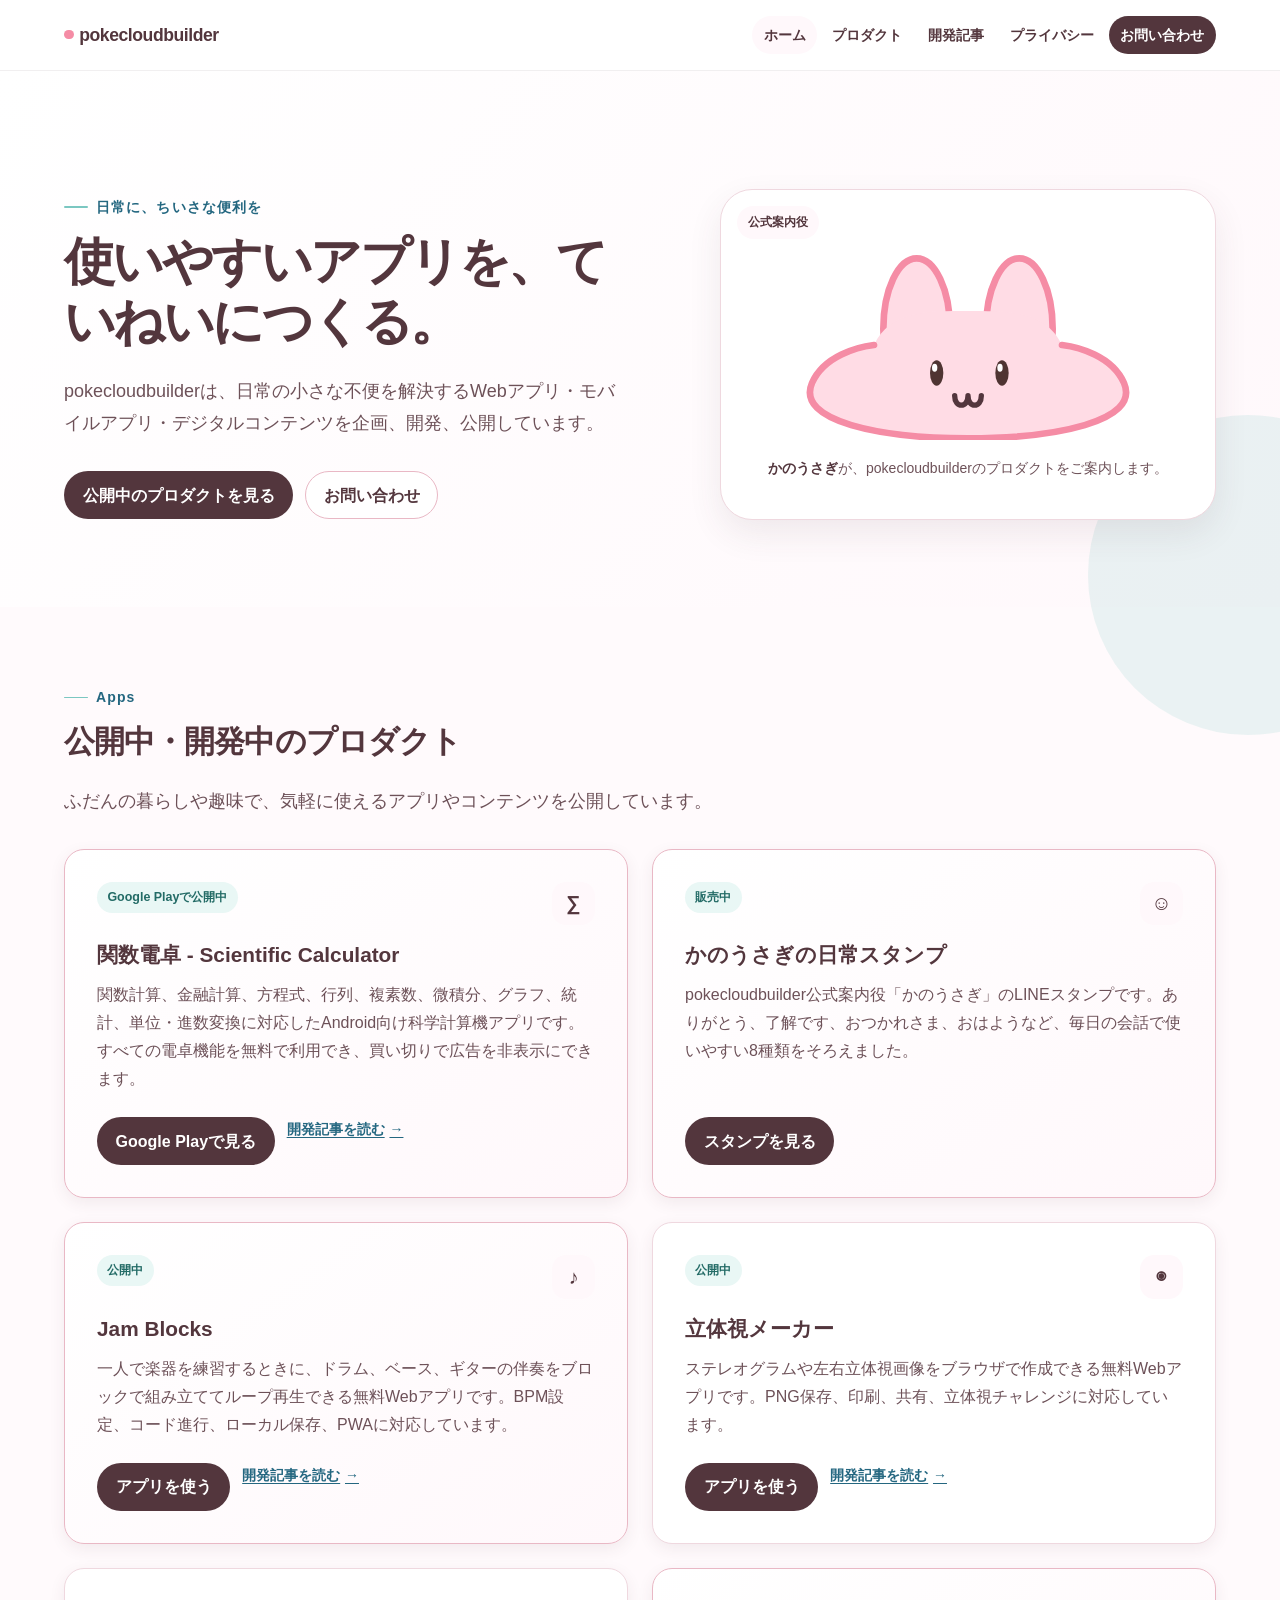
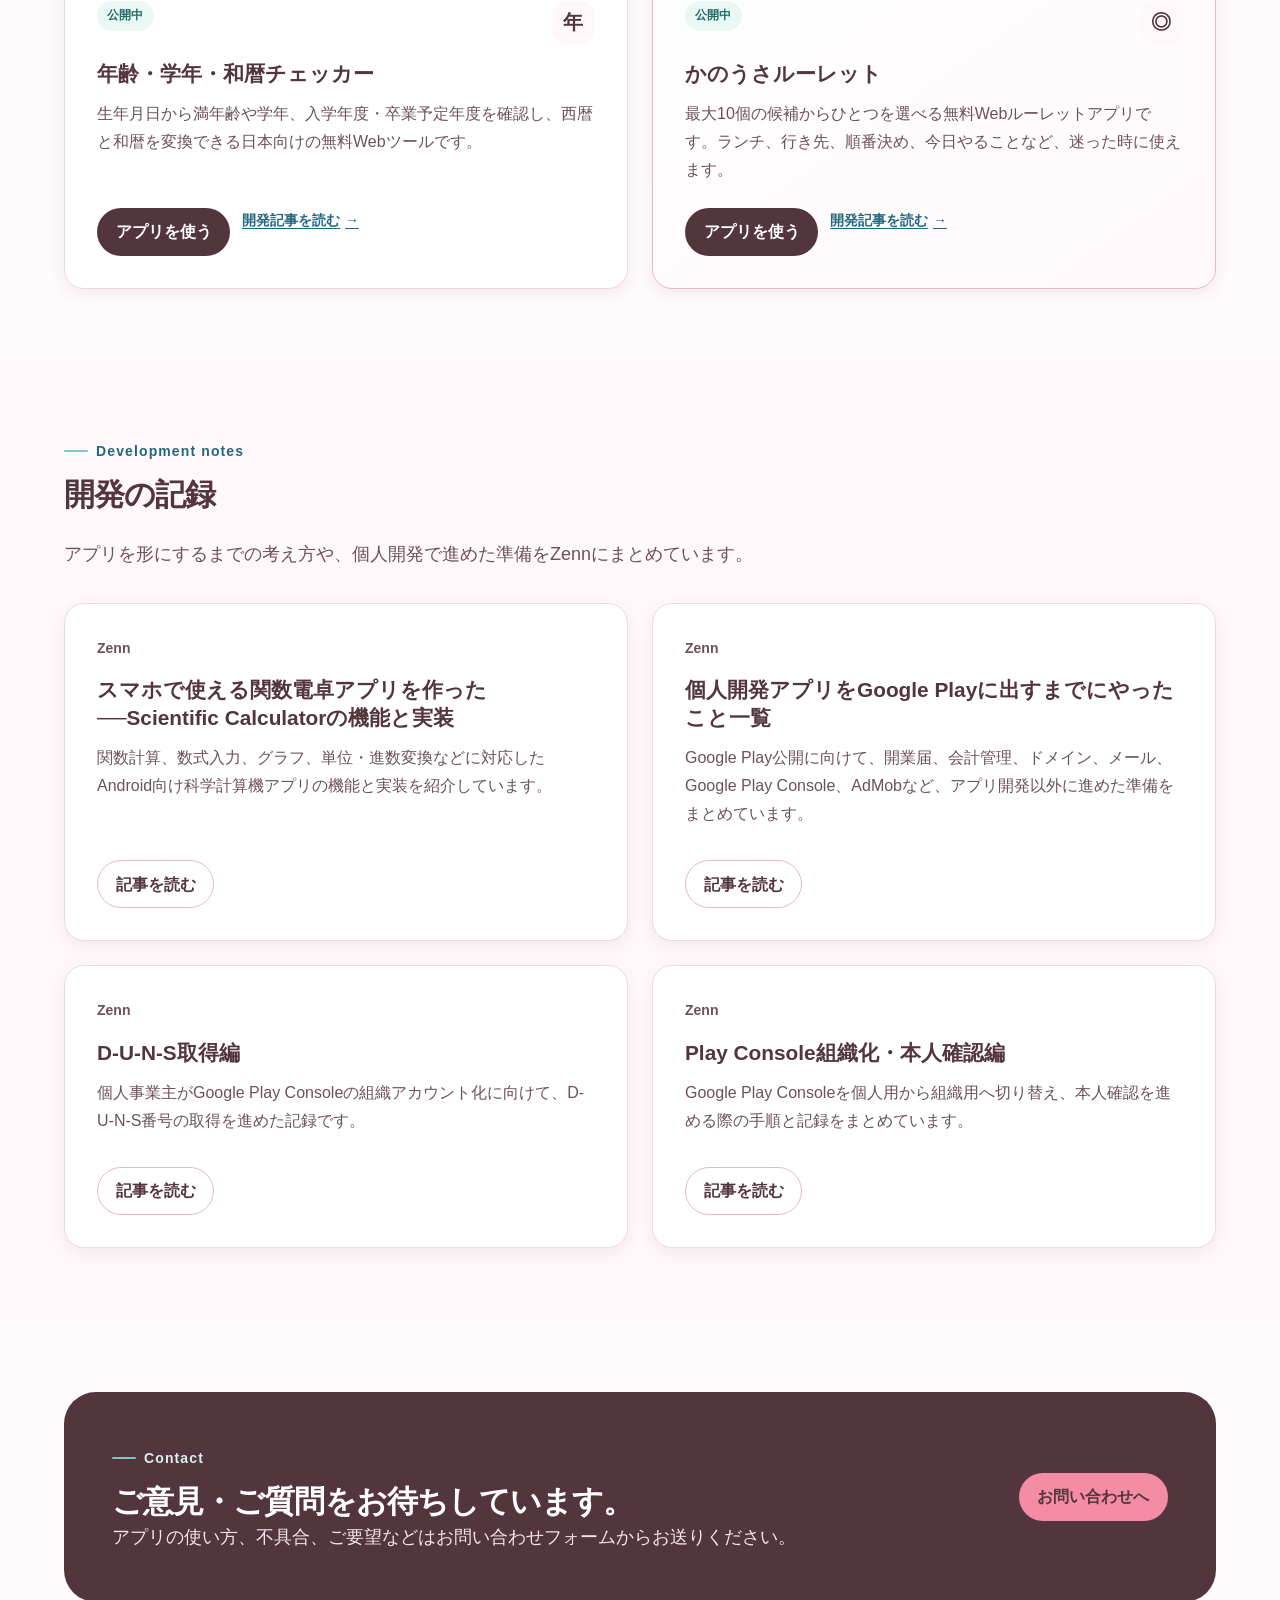
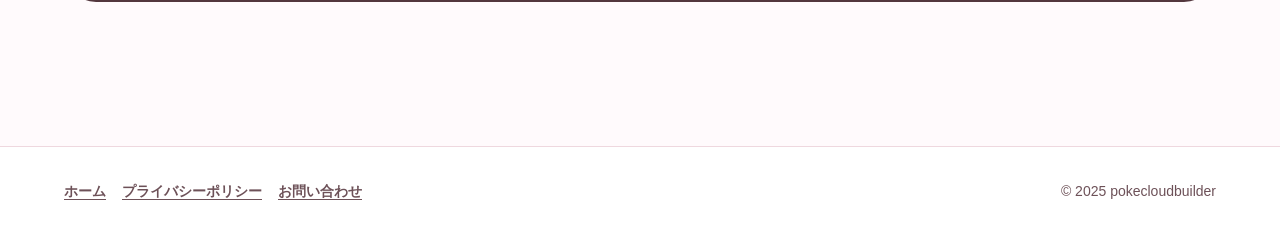
<file: index.html>
﻿<!DOCTYPE html>
<html lang="ja">
<head>
  <meta charset="UTF-8">
  <meta name="viewport" content="width=device-width, initial-scale=1.0">
  <!-- Google tag (gtag.js) -->
  <script async src="https://www.googletagmanager.com/gtag/js?id=G-C4QVSF5DY2"></script>
  <script>
    window.dataLayer = window.dataLayer || [];
    function gtag(){dataLayer.push(arguments);}
    gtag('js', new Date());

    gtag('config', 'G-C4QVSF5DY2');
  </script>
  <meta name="description" content="pokecloudbuilderは、日常の小さな不便を解決するWebアプリ・モバイルアプリ・デジタルコンテンツを企画・開発・公開しています。">
  <title>pokecloudbuilder | 日常に役立つアプリ・コンテンツ</title>
  <link rel="stylesheet" href="assets/site.css">
</head>
<body>
  <a class="skip-link" href="#main-content">本文へ移動</a>
  <header class="site-header">
    <div class="header-inner">
      <a class="brand" href="index.html" aria-label="pokecloudbuilder ホーム"><span class="brand-mark"></span>pokecloudbuilder</a>
      <nav class="site-nav" aria-label="主要メニュー">
        <a href="index.html" aria-current="page">ホーム</a>
        <a href="#products">プロダクト</a>
        <a href="#articles">開発記事</a>
        <a href="privacy-policy.html">プライバシー</a>
        <a class="nav-contact" href="contact.html">お問い合わせ</a>
      </nav>
    </div>
  </header>

  <main id="main-content">
    <section class="hero" aria-labelledby="hero-title">
      <div class="container hero-grid">
        <div class="hero-copy">
          <p class="eyebrow">日常に、ちいさな便利を</p>
          <h1 id="hero-title">使いやすいアプリを、ていねいにつくる。</h1>
          <p class="hero-text">pokecloudbuilderは、日常の小さな不便を解決するWebアプリ・モバイルアプリ・デジタルコンテンツを企画、開発、公開しています。</p>
          <div class="hero-actions">
            <a class="button button-primary" href="#products">公開中のプロダクトを見る</a>
            <a class="button button-secondary" href="contact.html">お問い合わせ</a>
          </div>
        </div>
        <aside class="hero-guide" aria-label="pokecloudbuilder公式案内役">
          <span class="guide-label">公式案内役</span>
          <img class="guide-image" src="assets/kanousagi.svg" width="624" height="284" alt="かのうさぎ">
          <p class="guide-caption"><strong>かのうさぎ</strong>が、pokecloudbuilderのプロダクトをご案内します。</p>
        </aside>
      </div>
    </section>

    <section id="products" class="section" aria-labelledby="products-title">
      <div class="container">
        <p class="eyebrow">Apps</p>
        <h2 id="products-title" class="section-heading">公開中・開発中のプロダクト</h2>
        <p class="section-lead">ふだんの暮らしや趣味で、気軽に使えるアプリやコンテンツを公開しています。</p>
        <div class="product-grid">
          <article class="product-card featured">
            <div class="product-top"><span class="status">Google Playで公開中</span><span class="product-symbol" aria-hidden="true">∑</span></div>
            <h3><a href="https://play.google.com/store/apps/details?id=com.pokecloudbuilder.scientificcalculator" target="_blank" rel="noopener">関数電卓 - Scientific Calculator</a></h3>
            <p>関数計算、金融計算、方程式、行列、複素数、微積分、グラフ、統計、単位・進数変換に対応したAndroid向け科学計算機アプリです。すべての電卓機能を無料で利用でき、買い切りで広告を非表示にできます。</p>
            <div class="card-actions"><a class="button button-primary" href="https://play.google.com/store/apps/details?id=com.pokecloudbuilder.scientificcalculator" target="_blank" rel="noopener">Google Playで見る</a><a class="text-link" href="https://zenn.dev/pokecloudlab/articles/scientific-calculator-features-and-implementation" target="_blank" rel="noopener">開発記事を読む</a></div>
          </article>

          <article class="product-card featured">
            <div class="product-top"><span class="status">販売中</span><span class="product-symbol" aria-hidden="true">☺</span></div>
            <h3><a href="https://line.me/S/sticker/36098630" target="_blank" rel="noopener">かのうさぎの日常スタンプ</a></h3>
            <p>pokecloudbuilder公式案内役「かのうさぎ」のLINEスタンプです。ありがとう、了解です、おつかれさま、おはようなど、毎日の会話で使いやすい8種類をそろえました。</p>
            <div class="card-actions"><a class="button button-primary" href="https://line.me/S/sticker/36098630" target="_blank" rel="noopener">スタンプを見る</a></div>
          </article>

          <article class="product-card featured">
            <div class="product-top"><span class="status">公開中</span><span class="product-symbol" aria-hidden="true">♪</span></div>
            <h3><a href="https://jam.pokecloudbuilder.com/" target="_blank" rel="noopener">Jam Blocks</a></h3>
            <p>一人で楽器を練習するときに、ドラム、ベース、ギターの伴奏をブロックで組み立ててループ再生できる無料Webアプリです。BPM設定、コード進行、ローカル保存、PWAに対応しています。</p>
            <div class="card-actions"><a class="button button-primary" href="https://jam.pokecloudbuilder.com/" target="_blank" rel="noopener">アプリを使う</a><a class="text-link" href="https://zenn.dev/pokecloudlab/articles/jam-blocks-alpha" target="_blank" rel="noopener">開発記事を読む</a></div>
          </article>

          <article class="product-card">
            <div class="product-top"><span class="status">公開中</span><span class="product-symbol" aria-hidden="true">◉</span></div>
            <h3><a href="https://rittai.pokecloudbuilder.com/" target="_blank" rel="noopener">立体視メーカー</a></h3>
            <p>ステレオグラムや左右立体視画像をブラウザで作成できる無料Webアプリです。PNG保存、印刷、共有、立体視チャレンジに対応しています。</p>
            <div class="card-actions"><a class="button button-primary" href="https://rittai.pokecloudbuilder.com/" target="_blank" rel="noopener">アプリを使う</a><a class="text-link" href="https://zenn.dev/pokecloudlab/articles/stereoscopic-vision-maker-cloudflare-pages" target="_blank" rel="noopener">開発記事を読む</a></div>
          </article>

          <article class="product-card">
            <div class="product-top"><span class="status">公開中</span><span class="product-symbol" aria-hidden="true">年</span></div>
            <h3><a href="https://nenrei.pokecloudbuilder.com/" target="_blank" rel="noopener">年齢・学年・和暦チェッカー</a></h3>
            <p>生年月日から満年齢や学年、入学年度・卒業予定年度を確認し、西暦と和暦を変換できる日本向けの無料Webツールです。</p>
            <div class="card-actions"><a class="button button-primary" href="https://nenrei.pokecloudbuilder.com/" target="_blank" rel="noopener">アプリを使う</a><a class="text-link" href="https://zenn.dev/pokecloudlab/articles/age-grade-era-checker-cloudflare-pages" target="_blank" rel="noopener">開発記事を読む</a></div>
          </article>

          <article class="product-card featured">
            <div class="product-top"><span class="status">公開中</span><span class="product-symbol" aria-hidden="true">◎</span></div>
            <h3><a href="https://kanousa.pokecloudbuilder.com/" target="_blank" rel="noopener">かのうさルーレット</a></h3>
            <p>最大10個の候補からひとつを選べる無料Webルーレットアプリです。ランチ、行き先、順番決め、今日やることなど、迷った時に使えます。</p>
            <div class="card-actions"><a class="button button-primary" href="https://kanousa.pokecloudbuilder.com/" target="_blank" rel="noopener">アプリを使う</a><a class="text-link" href="https://zenn.dev/pokecloudlab/articles/kanousa-cloudflare-pages" target="_blank" rel="noopener">開発記事を読む</a></div>
          </article>

        </div>
      </div>
    </section>

    <section id="articles" class="section section-soft" aria-labelledby="articles-title">
      <div class="container">
        <div>
          <p class="eyebrow">Development notes</p>
          <h2 id="articles-title" class="section-heading">開発の記録</h2>
          <p class="section-lead">アプリを形にするまでの考え方や、個人開発で進めた準備をZennにまとめています。</p>
        </div>
        <div class="article-list">
          <article class="article-card">
            <p class="article-date">Zenn</p>
            <h3>スマホで使える関数電卓アプリを作った──Scientific Calculatorの機能と実装</h3>
            <p>関数計算、数式入力、グラフ、単位・進数変換などに対応したAndroid向け科学計算機アプリの機能と実装を紹介しています。</p>
            <div class="article-actions"><a class="button button-secondary" href="https://zenn.dev/pokecloudlab/articles/scientific-calculator-features-and-implementation" target="_blank" rel="noopener">記事を読む</a></div>
          </article>
          <article class="article-card">
            <p class="article-date">Zenn</p>
            <h3>個人開発アプリをGoogle Playに出すまでにやったこと一覧</h3>
            <p>Google Play公開に向けて、開業届、会計管理、ドメイン、メール、Google Play Console、AdMobなど、アプリ開発以外に進めた準備をまとめています。</p>
            <div class="article-actions"><a class="button button-secondary" href="https://zenn.dev/pokecloudlab/articles/google-play-app-publishing-journey" target="_blank" rel="noopener">記事を読む</a></div>
          </article>
          <article class="article-card">
            <p class="article-date">Zenn</p>
            <h3>D-U-N-S取得編</h3>
            <p>個人事業主がGoogle Play Consoleの組織アカウント化に向けて、D-U-N-S番号の取得を進めた記録です。</p>
            <div class="article-actions"><a class="button button-secondary" href="https://zenn.dev/pokecloudlab/articles/sole-proprietor-duns-virtual-office" target="_blank" rel="noopener">記事を読む</a></div>
          </article>
          <article class="article-card">
            <p class="article-date">Zenn</p>
            <h3>Play Console組織化・本人確認編</h3>
            <p>Google Play Consoleを個人用から組織用へ切り替え、本人確認を進める際の手順と記録をまとめています。</p>
            <div class="article-actions"><a class="button button-secondary" href="https://zenn.dev/pokecloudlab/articles/google-play-console-personal-to-organization" target="_blank" rel="noopener">記事を読む</a></div>
          </article>
        </div>
      </div>
    </section>

    <section class="section" aria-labelledby="contact-title">
      <div class="container contact-band">
        <div class="contact-band-inner">
          <div><p class="eyebrow">Contact</p><h2 id="contact-title" class="section-heading">ご意見・ご質問をお待ちしています。</h2><p class="section-lead">アプリの使い方、不具合、ご要望などはお問い合わせフォームからお送りください。</p></div>
          <a class="button button-primary" href="contact.html">お問い合わせへ</a>
        </div>
      </div>
    </section>
  </main>

  <footer class="site-footer">
    <div class="footer-inner"><nav class="footer-nav" aria-label="フッターメニュー"><a href="index.html">ホーム</a><a href="privacy-policy.html">プライバシーポリシー</a><a href="contact.html">お問い合わせ</a></nav><p class="copyright">&copy; 2025 pokecloudbuilder</p></div>
  </footer>
</body>
</html>
</file>
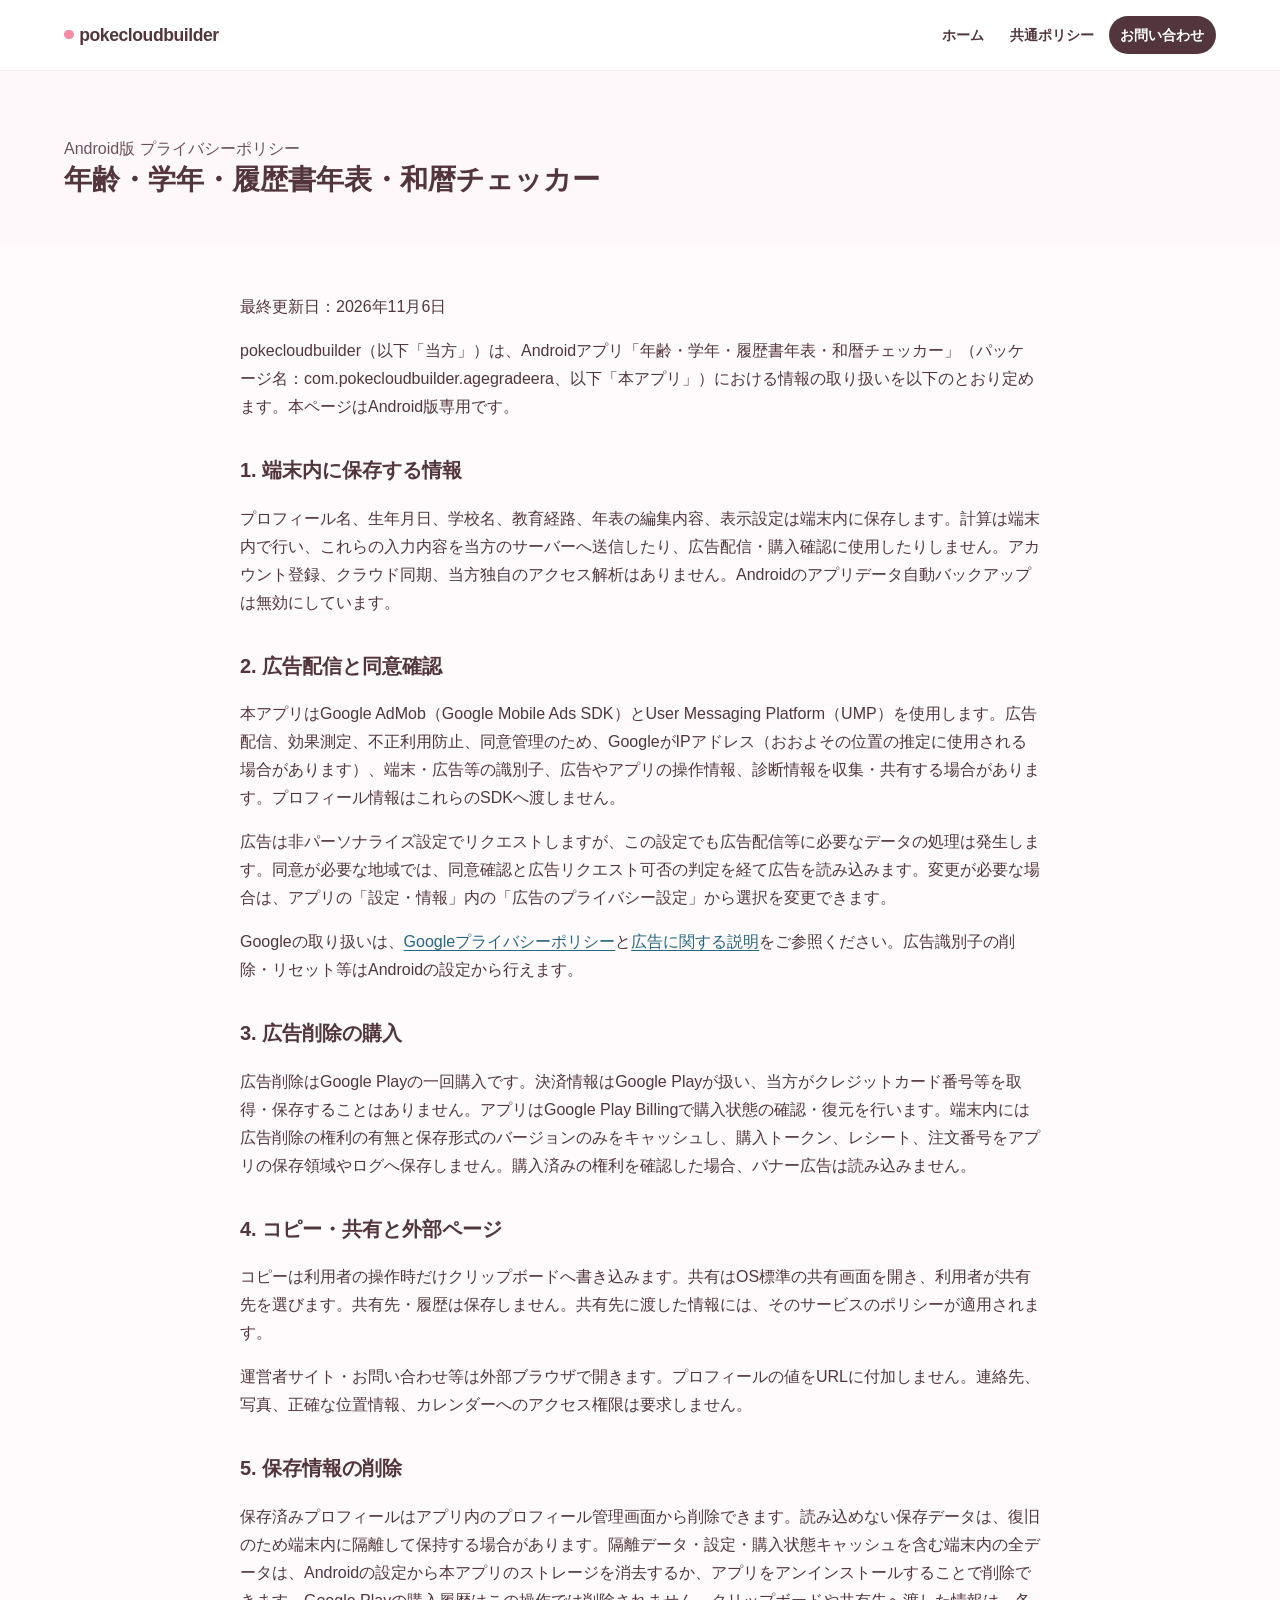
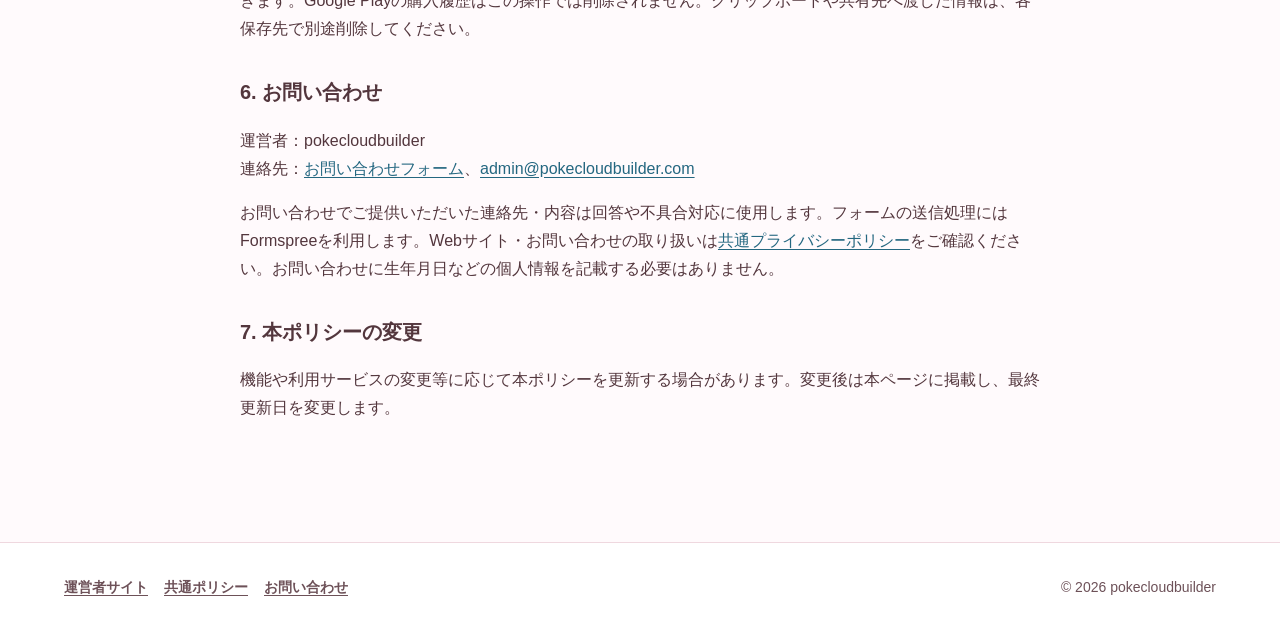
<file: age-grade-era-privacy.html>
<!DOCTYPE html>
<html lang="ja">
<head>
  <meta charset="UTF-8">
  <meta name="viewport" content="width=device-width, initial-scale=1.0">
  <title>Android版 年齢・学年・履歴書年表・和暦チェッカーのプライバシーポリシー | pokecloudbuilder</title>
  <meta name="description" content="年齢・学年・履歴書年表・和暦チェッカー Android版の端末内保存、広告、購入情報の取り扱いについて。">
  <link rel="canonical" href="https://www.pokecloudbuilder.com/age-grade-era-privacy.html">
  <link rel="stylesheet" href="assets/site.css">
  <style>
    .page-hero h1 { max-width: 40rem; font-size: 1.75rem; letter-spacing: 0; overflow-wrap: anywhere; }
    .policy-content { padding: 0; }
    .policy-content h2 { margin-top: 2rem; font-size: 1.25rem; }
    .policy-content a { overflow-wrap: anywhere; }
  </style>
</head>
<body>
  <a class="skip-link" href="#main-content">本文へ移動</a>
  <header class="site-header"><div class="header-inner"><a class="brand" href="index.html" aria-label="pokecloudbuilder ホーム"><span class="brand-mark"></span>pokecloudbuilder</a><nav class="site-nav" aria-label="主要メニュー"><a href="index.html">ホーム</a><a href="privacy-policy.html">共通ポリシー</a><a class="nav-contact" href="contact.html">お問い合わせ</a></nav></div></header>
  <main id="main-content">
    <section class="page-hero"><div class="container"><p>Android版 プライバシーポリシー</p><h1>年齢・学年・履歴書年表・和暦チェッカー</h1></div></section>
    <div class="page-content"><article class="policy-content">
      <p>最終更新日：2026年11月6日</p>
      <p>pokecloudbuilder（以下「当方」）は、Androidアプリ「年齢・学年・履歴書年表・和暦チェッカー」（パッケージ名：com.pokecloudbuilder.agegradeera、以下「本アプリ」）における情報の取り扱いを以下のとおり定めます。本ページはAndroid版専用です。</p>
      <h2>1. 端末内に保存する情報</h2>
      <p>プロフィール名、生年月日、学校名、教育経路、年表の編集内容、表示設定は端末内に保存します。計算は端末内で行い、これらの入力内容を当方のサーバーへ送信したり、広告配信・購入確認に使用したりしません。アカウント登録、クラウド同期、当方独自のアクセス解析はありません。Androidのアプリデータ自動バックアップは無効にしています。</p>
      <h2>2. 広告配信と同意確認</h2>
      <p>本アプリはGoogle AdMob（Google Mobile Ads SDK）とUser Messaging Platform（UMP）を使用します。広告配信、効果測定、不正利用防止、同意管理のため、GoogleがIPアドレス（おおよその位置の推定に使用される場合があります）、端末・広告等の識別子、広告やアプリの操作情報、診断情報を収集・共有する場合があります。プロフィール情報はこれらのSDKへ渡しません。</p>
      <p>広告は非パーソナライズ設定でリクエストしますが、この設定でも広告配信等に必要なデータの処理は発生します。同意が必要な地域では、同意確認と広告リクエスト可否の判定を経て広告を読み込みます。変更が必要な場合は、アプリの「設定・情報」内の「広告のプライバシー設定」から選択を変更できます。</p>
      <p>Googleの取り扱いは、<a href="https://policies.google.com/privacy">Googleプライバシーポリシー</a>と<a href="https://policies.google.com/technologies/ads">広告に関する説明</a>をご参照ください。広告識別子の削除・リセット等はAndroidの設定から行えます。</p>
      <h2>3. 広告削除の購入</h2>
      <p>広告削除はGoogle Playの一回購入です。決済情報はGoogle Playが扱い、当方がクレジットカード番号等を取得・保存することはありません。アプリはGoogle Play Billingで購入状態の確認・復元を行います。端末内には広告削除の権利の有無と保存形式のバージョンのみをキャッシュし、購入トークン、レシート、注文番号をアプリの保存領域やログへ保存しません。購入済みの権利を確認した場合、バナー広告は読み込みません。</p>
      <h2>4. コピー・共有と外部ページ</h2>
      <p>コピーは利用者の操作時だけクリップボードへ書き込みます。共有はOS標準の共有画面を開き、利用者が共有先を選びます。共有先・履歴は保存しません。共有先に渡した情報には、そのサービスのポリシーが適用されます。</p>
      <p>運営者サイト・お問い合わせ等は外部ブラウザで開きます。プロフィールの値をURLに付加しません。連絡先、写真、正確な位置情報、カレンダーへのアクセス権限は要求しません。</p>
      <h2>5. 保存情報の削除</h2>
      <p>保存済みプロフィールはアプリ内のプロフィール管理画面から削除できます。読み込めない保存データは、復旧のため端末内に隔離して保持する場合があります。隔離データ・設定・購入状態キャッシュを含む端末内の全データは、Androidの設定から本アプリのストレージを消去するか、アプリをアンインストールすることで削除できます。Google Playの購入履歴はこの操作では削除されません。クリップボードや共有先へ渡した情報は、各保存先で別途削除してください。</p>
      <h2>6. お問い合わせ</h2>
      <p>運営者：pokecloudbuilder<br>連絡先：<a href="contact.html">お問い合わせフォーム</a>、<a href="mailto:admin@pokecloudbuilder.com">admin@pokecloudbuilder.com</a></p>
      <p>お問い合わせでご提供いただいた連絡先・内容は回答や不具合対応に使用します。フォームの送信処理にはFormspreeを利用します。Webサイト・お問い合わせの取り扱いは<a href="privacy-policy.html">共通プライバシーポリシー</a>をご確認ください。お問い合わせに生年月日などの個人情報を記載する必要はありません。</p>
      <h2>7. 本ポリシーの変更</h2>
      <p>機能や利用サービスの変更等に応じて本ポリシーを更新する場合があります。変更後は本ページに掲載し、最終更新日を変更します。</p>
    </article></div>
  </main>
  <footer class="site-footer"><div class="footer-inner"><nav class="footer-nav" aria-label="フッターメニュー"><a href="index.html">運営者サイト</a><a href="privacy-policy.html">共通ポリシー</a><a href="contact.html">お問い合わせ</a></nav><p class="copyright">&copy; 2026 pokecloudbuilder</p></div></footer>
</body>
</html>
</file>
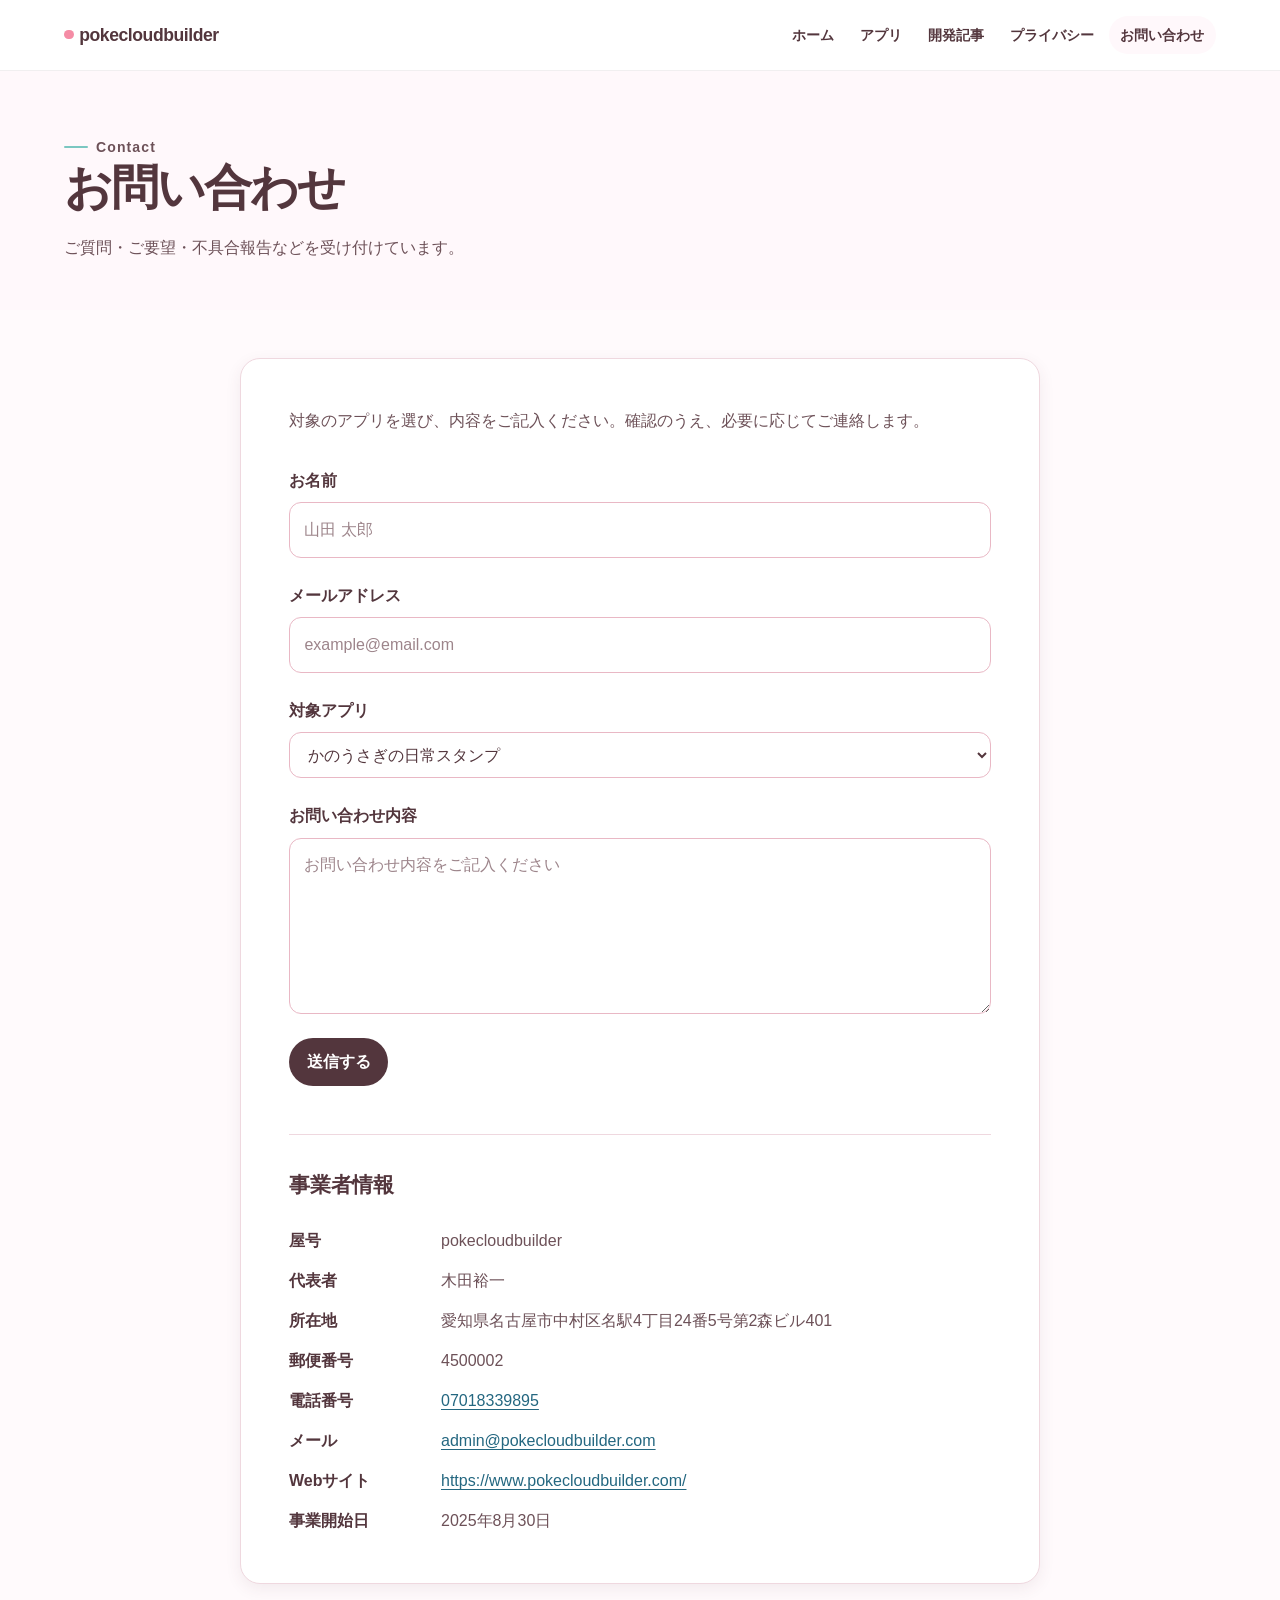
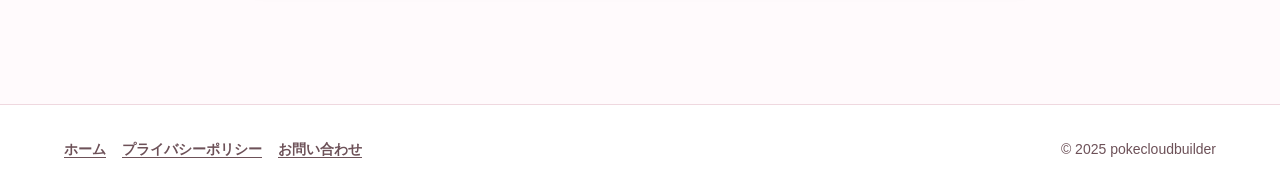
<file: contact.html>
<!DOCTYPE html>
<html lang="ja">
<head>
  <meta charset="UTF-8">
  <meta name="viewport" content="width=device-width, initial-scale=1.0">
  <!-- Google tag (gtag.js) -->
  <script async src="https://www.googletagmanager.com/gtag/js?id=G-C4QVSF5DY2"></script>
  <script>
    window.dataLayer = window.dataLayer || [];
    function gtag(){dataLayer.push(arguments);}
    gtag('js', new Date());

    gtag('config', 'G-C4QVSF5DY2');
  </script>
  <meta name="description" content="pokecloudbuilderへのお問い合わせはこちらから。アプリの使い方、ご要望、不具合報告を受け付けています。">
  <title>お問い合わせ | pokecloudbuilder</title>
  <link rel="stylesheet" href="assets/site.css">
</head>
<body>
  <a class="skip-link" href="#main-content">本文へ移動</a>
  <header class="site-header"><div class="header-inner"><a class="brand" href="index.html" aria-label="pokecloudbuilder ホーム"><span class="brand-mark"></span>pokecloudbuilder</a><nav class="site-nav" aria-label="主要メニュー"><a href="index.html">ホーム</a><a href="index.html#products">アプリ</a><a href="index.html#articles">開発記事</a><a href="privacy-policy.html">プライバシー</a><a class="nav-contact" href="contact.html" aria-current="page">お問い合わせ</a></nav></div>
  </header>

  <main id="main-content">
    <section class="page-hero"><div class="container"><p class="eyebrow">Contact</p><h1>お問い合わせ</h1><p>ご質問・ご要望・不具合報告などを受け付けています。</p></div></section>
    <div class="page-content"><div class="contact-card">
    <p class="form-intro">対象のアプリを選び、内容をご記入ください。確認のうえ、必要に応じてご連絡します。</p>

    <form action="https://formspree.io/f/mredjzkz" method="POST">
      <div class="form-field"><label for="name">お名前</label><input type="text" id="name" name="name" autocomplete="name" placeholder="山田 太郎" required></div>

      <div class="form-field"><label for="email">メールアドレス</label><input type="email" id="email" name="email" autocomplete="email" placeholder="example@email.com" required></div>

      <div class="form-field"><label for="app">対象アプリ</label><select id="app" name="app">
        <option value="kanousa-line-stickers">かのうさぎの日常スタンプ</option>
        <option value="jam-blocks">Jam Blocks</option>
        <option value="stereoscopic-vision-maker">立体視メーカー</option>
        <option value="age-grade-era-checker">年齢・学年・和暦チェッカー</option>
        <option value="kanousa-roulette">かのうさルーレット</option>
        <option value="scientific-calculator">関数電卓 - Scientific Calculator</option>
        <option value="other">その他</option>
      </select></div>

      <div class="form-field"><label for="message">お問い合わせ内容</label><textarea id="message" name="message" placeholder="お問い合わせ内容をご記入ください" required></textarea></div>

      <button class="button button-primary form-submit" type="submit">送信する</button>
    </form>

    <section class="business-info">
      <h2>事業者情報</h2>
      <dl>
        <dt>屋号</dt>
        <dd>pokecloudbuilder</dd>

        <dt>代表者</dt>
        <dd>木田裕一</dd>

        <dt>所在地</dt>
        <dd>愛知県名古屋市中村区名駅4丁目24番5号第2森ビル401</dd>

        <dt>郵便番号</dt>
        <dd>4500002</dd>

        <dt>電話番号</dt>
        <dd><a href="tel:07018339895">07018339895</a></dd>

        <dt>メール</dt>
        <dd><a href="mailto:admin@pokecloudbuilder.com">admin@pokecloudbuilder.com</a></dd>

        <dt>Webサイト</dt>
        <dd><a href="https://www.pokecloudbuilder.com/">https://www.pokecloudbuilder.com/</a></dd>

        <dt>事業開始日</dt>
        <dd>2025年8月30日</dd>
      </dl>
    </section>
    </div></div>
  </main>

  <footer class="site-footer"><div class="footer-inner"><nav class="footer-nav" aria-label="フッターメニュー"><a href="index.html">ホーム</a><a href="privacy-policy.html">プライバシーポリシー</a><a href="contact.html">お問い合わせ</a></nav><p class="copyright">&copy; 2025 pokecloudbuilder</p></div>
  </footer>
</body>
</html>
</file>
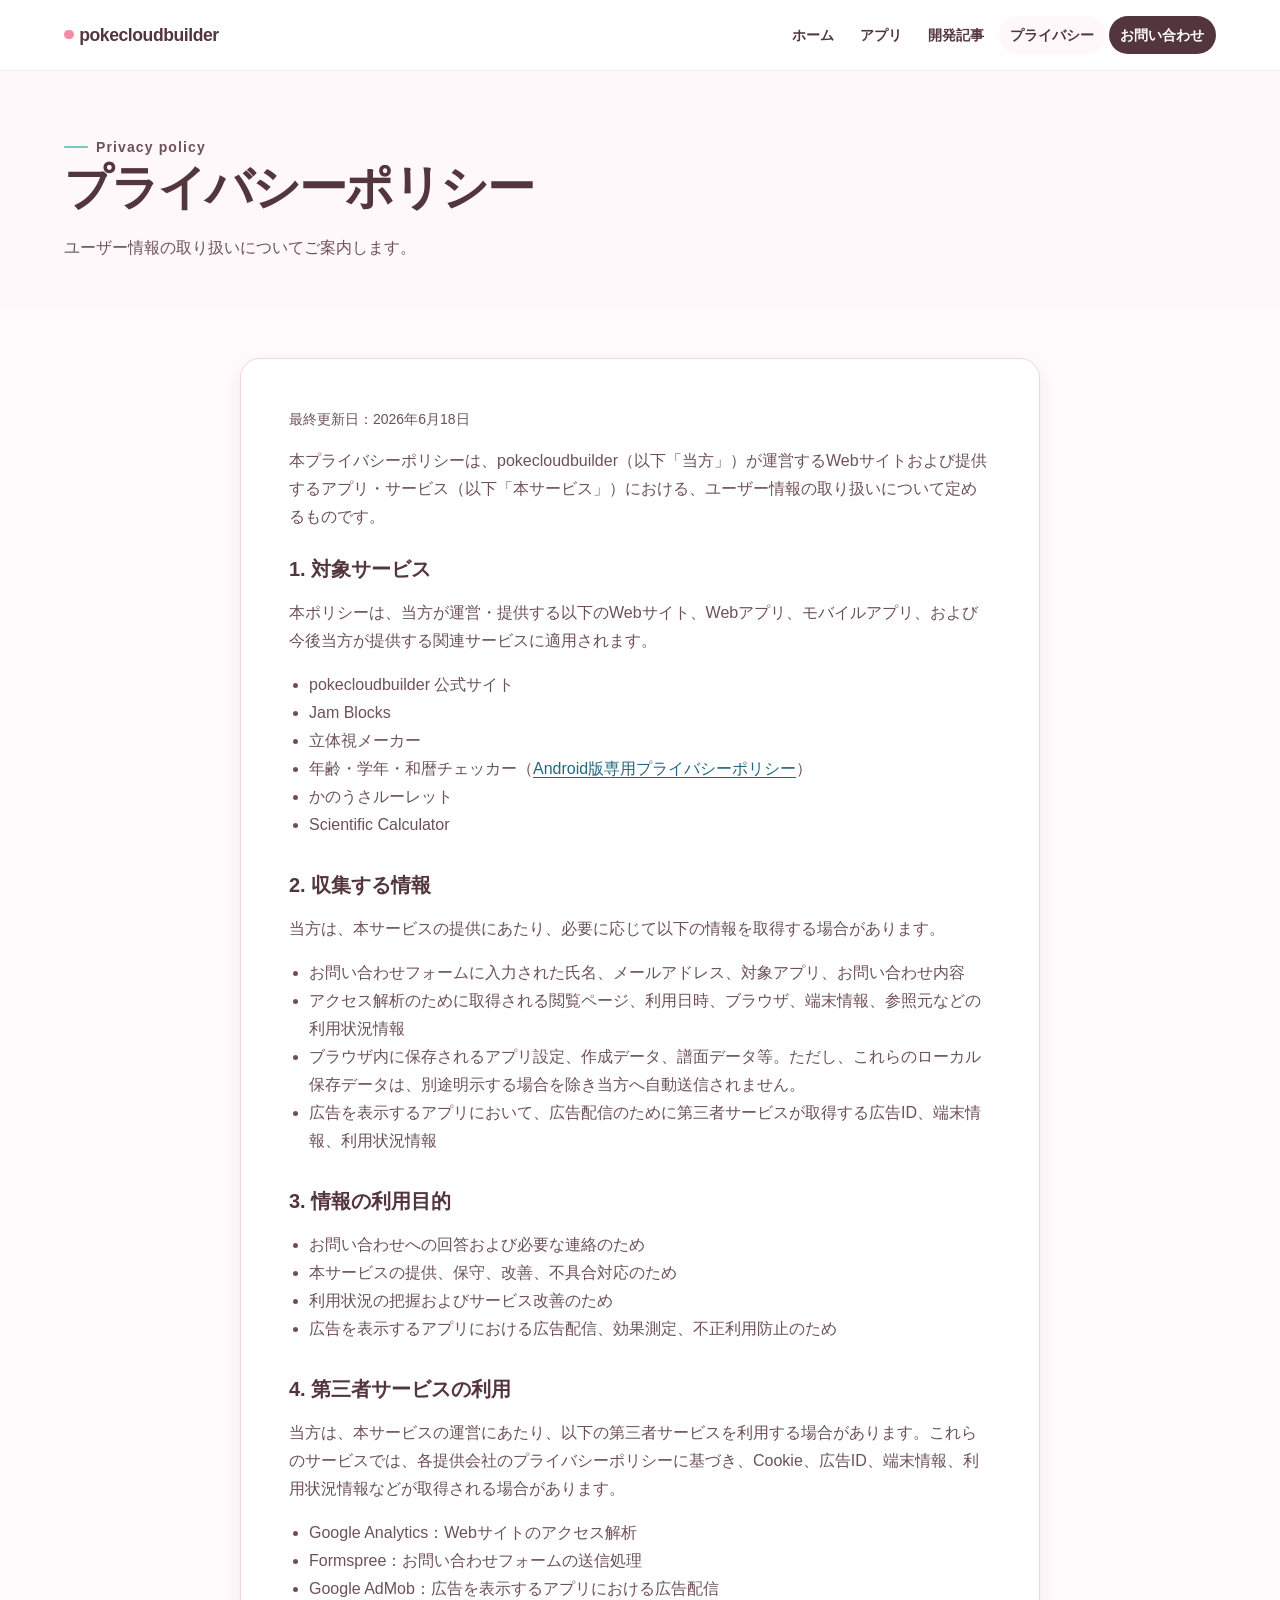
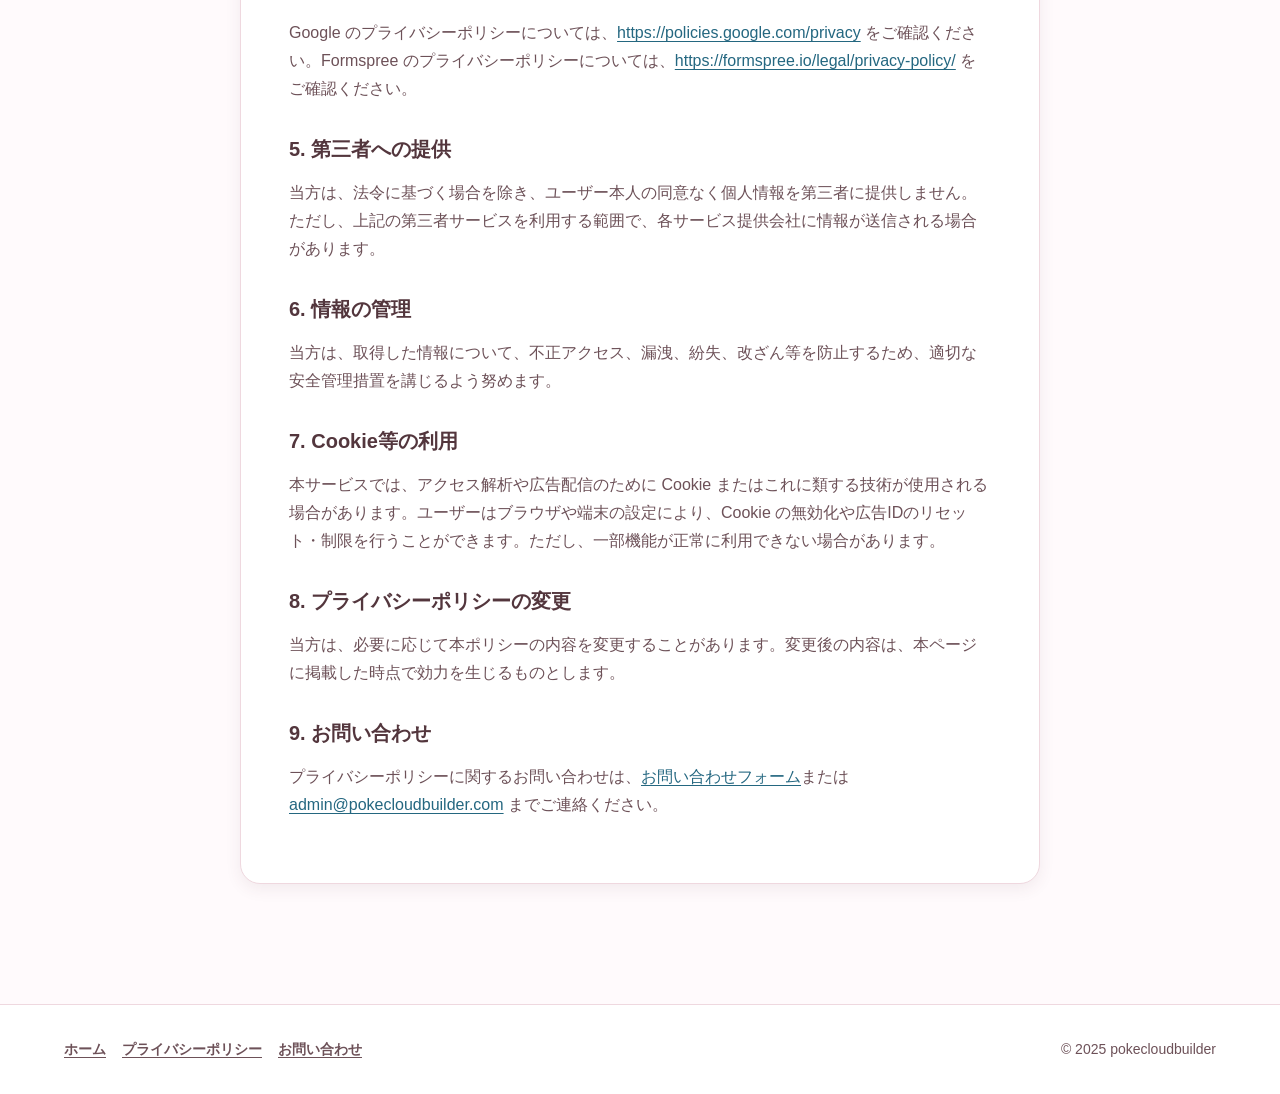
<file: privacy-policy.html>
<!DOCTYPE html>
<html lang="ja">
<head>
  <meta charset="UTF-8">
  <meta name="viewport" content="width=device-width, initial-scale=1.0">
  <title>プライバシーポリシー | pokecloudbuilder</title>
  <meta name="description" content="pokecloudbuilderのプライバシーポリシーです。">
  <link rel="stylesheet" href="assets/site.css">
</head>
<body>
  <a class="skip-link" href="#main-content">本文へ移動</a>
  <header class="site-header"><div class="header-inner"><a class="brand" href="index.html" aria-label="pokecloudbuilder ホーム"><span class="brand-mark"></span>pokecloudbuilder</a><nav class="site-nav" aria-label="主要メニュー"><a href="index.html">ホーム</a><a href="index.html#products">アプリ</a><a href="index.html#articles">開発記事</a><a href="privacy-policy.html" aria-current="page">プライバシー</a><a class="nav-contact" href="contact.html">お問い合わせ</a></nav></div>
  </header>

  <main id="main-content">
  <section class="page-hero"><div class="container"><p class="eyebrow">Privacy policy</p><h1>プライバシーポリシー</h1><p>ユーザー情報の取り扱いについてご案内します。</p></div></section>
  <div class="page-content"><article class="policy-card">
    <p class="updated">最終更新日：2026年6月18日</p>

    <p>本プライバシーポリシーは、pokecloudbuilder（以下「当方」）が運営するWebサイトおよび提供するアプリ・サービス（以下「本サービス」）における、ユーザー情報の取り扱いについて定めるものです。</p>

    <h2>1. 対象サービス</h2>
    <p>本ポリシーは、当方が運営・提供する以下のWebサイト、Webアプリ、モバイルアプリ、および今後当方が提供する関連サービスに適用されます。</p>
    <ul>
      <li>pokecloudbuilder 公式サイト</li>
      <li>Jam Blocks</li>
      <li>立体視メーカー</li>
      <li>年齢・学年・和暦チェッカー（<a href="age-grade-era-privacy.html">Android版専用プライバシーポリシー</a>）</li>
      <li>かのうさルーレット</li>
      <li>Scientific Calculator</li>
    </ul>

    <h2>2. 収集する情報</h2>
    <p>当方は、本サービスの提供にあたり、必要に応じて以下の情報を取得する場合があります。</p>
    <ul>
      <li>お問い合わせフォームに入力された氏名、メールアドレス、対象アプリ、お問い合わせ内容</li>
      <li>アクセス解析のために取得される閲覧ページ、利用日時、ブラウザ、端末情報、参照元などの利用状況情報</li>
      <li>ブラウザ内に保存されるアプリ設定、作成データ、譜面データ等。ただし、これらのローカル保存データは、別途明示する場合を除き当方へ自動送信されません。</li>
      <li>広告を表示するアプリにおいて、広告配信のために第三者サービスが取得する広告ID、端末情報、利用状況情報</li>
    </ul>

    <h2>3. 情報の利用目的</h2>
    <ul>
      <li>お問い合わせへの回答および必要な連絡のため</li>
      <li>本サービスの提供、保守、改善、不具合対応のため</li>
      <li>利用状況の把握およびサービス改善のため</li>
      <li>広告を表示するアプリにおける広告配信、効果測定、不正利用防止のため</li>
    </ul>

    <h2>4. 第三者サービスの利用</h2>
    <p>当方は、本サービスの運営にあたり、以下の第三者サービスを利用する場合があります。これらのサービスでは、各提供会社のプライバシーポリシーに基づき、Cookie、広告ID、端末情報、利用状況情報などが取得される場合があります。</p>
    <ul>
      <li>Google Analytics：Webサイトのアクセス解析</li>
      <li>Formspree：お問い合わせフォームの送信処理</li>
      <li>Google AdMob：広告を表示するアプリにおける広告配信</li>
    </ul>
    <p>Google のプライバシーポリシーについては、<a href="https://policies.google.com/privacy" target="_blank" rel="noopener">https://policies.google.com/privacy</a> をご確認ください。Formspree のプライバシーポリシーについては、<a href="https://formspree.io/legal/privacy-policy/" target="_blank" rel="noopener">https://formspree.io/legal/privacy-policy/</a> をご確認ください。</p>

    <h2>5. 第三者への提供</h2>
    <p>当方は、法令に基づく場合を除き、ユーザー本人の同意なく個人情報を第三者に提供しません。ただし、上記の第三者サービスを利用する範囲で、各サービス提供会社に情報が送信される場合があります。</p>

    <h2>6. 情報の管理</h2>
    <p>当方は、取得した情報について、不正アクセス、漏洩、紛失、改ざん等を防止するため、適切な安全管理措置を講じるよう努めます。</p>

    <h2>7. Cookie等の利用</h2>
    <p>本サービスでは、アクセス解析や広告配信のために Cookie またはこれに類する技術が使用される場合があります。ユーザーはブラウザや端末の設定により、Cookie の無効化や広告IDのリセット・制限を行うことができます。ただし、一部機能が正常に利用できない場合があります。</p>

    <h2>8. プライバシーポリシーの変更</h2>
    <p>当方は、必要に応じて本ポリシーの内容を変更することがあります。変更後の内容は、本ページに掲載した時点で効力を生じるものとします。</p>

    <h2>9. お問い合わせ</h2>
    <p>プライバシーポリシーに関するお問い合わせは、<a href="contact.html">お問い合わせフォーム</a>または <a href="mailto:admin@pokecloudbuilder.com">admin@pokecloudbuilder.com</a> までご連絡ください。</p>
  </article></div>
  </main>

  <footer class="site-footer"><div class="footer-inner"><nav class="footer-nav" aria-label="フッターメニュー"><a href="index.html">ホーム</a><a href="privacy-policy.html">プライバシーポリシー</a><a href="contact.html">お問い合わせ</a></nav><p class="copyright">&copy; 2025 pokecloudbuilder</p></div>
  </footer>
</body>
</html>
</file>
<file: assets/site.css>
:root {
  --color-ink: #53363d;
  --color-ink-soft: #6d5158;
  --color-brand: #f58ca5;
  --color-brand-soft: #ffdce5;
  --color-brand-pale: #fff8fb;
  --color-blue: #6eb5d0;
  --color-blue-dark: #246780;
  --color-mint: #7bc7c1;
  --color-yellow: #ffd166;
  --color-white: #ffffff;
  --color-page: #fffafc;
  --color-border: #efd8df;
  --color-border-strong: #e9b8c5;
  --shadow-card: 0 14px 34px rgba(83, 54, 61, 0.09);
  --shadow-small: 0 5px 16px rgba(83, 54, 61, 0.08);
  --radius-small: 0.75rem;
  --radius-medium: 1.25rem;
  --radius-large: 2rem;
  --space-1: 0.5rem;
  --space-2: 0.75rem;
  --space-3: 1rem;
  --space-4: 1.5rem;
  --space-5: 2rem;
  --space-6: 3rem;
  --space-7: 4.5rem;
  --text-small: 0.875rem;
  --text-body: 1rem;
  --text-lead: 1.125rem;
  --text-title: clamp(2rem, 4vw, 3.65rem);
  --text-section: clamp(1.55rem, 2.4vw, 2.25rem);
  --content-max: 72rem;
  --content-narrow: 50rem;
}

* { box-sizing: border-box; }
html { scroll-behavior: smooth; }
body { margin: 0; min-width: 20rem; color: var(--color-ink); background: var(--color-page); font-family: -apple-system, BlinkMacSystemFont, "Hiragino Sans", "Yu Gothic", "Meiryo", sans-serif; font-size: var(--text-body); line-height: 1.75; }
a { color: var(--color-blue-dark); text-underline-offset: 0.18em; }
a:hover { color: var(--color-ink); }
a:focus-visible, button:focus-visible, input:focus-visible, textarea:focus-visible, select:focus-visible { outline: 3px solid var(--color-blue); outline-offset: 3px; }
button, input, textarea, select { font: inherit; }
img { max-width: 100%; }

.skip-link { position: absolute; z-index: 10; left: var(--space-3); top: -5rem; padding: var(--space-2) var(--space-3); border-radius: var(--radius-small); background: var(--color-ink); color: var(--color-white); font-weight: 700; text-decoration: none; }
.skip-link:focus { top: var(--space-3); }
.site-header { position: relative; z-index: 2; border-bottom: 1px solid rgba(83, 54, 61, 0.08); background: rgba(255, 255, 255, 0.93); }
.header-inner { display: flex; align-items: center; justify-content: space-between; gap: var(--space-4); width: min(100% - 2.5rem, var(--content-max)); margin: 0 auto; padding: 1rem 0; }
.brand { color: var(--color-ink); font-size: 1.1rem; font-weight: 800; letter-spacing: -0.025em; text-decoration: none; white-space: nowrap; }
.brand-mark { display: inline-block; width: 0.6rem; height: 0.6rem; margin-right: 0.35rem; border-radius: 50%; background: var(--color-brand); vertical-align: 0.08em; }
.site-nav { display: flex; flex-wrap: wrap; justify-content: flex-end; gap: 0.2rem; }
.site-nav a { padding: 0.42rem 0.72rem; border-radius: 999px; color: var(--color-ink); font-size: var(--text-small); font-weight: 700; text-decoration: none; }
.site-nav a:hover, .site-nav a[aria-current="page"] { background: var(--color-brand-pale); color: var(--color-ink); }
.site-nav .nav-contact { background: var(--color-ink); color: var(--color-white); }
.site-nav .nav-contact:hover { background: var(--color-brand); color: var(--color-ink); }

main { overflow: hidden; }
.container { width: min(100% - 2.5rem, var(--content-max)); margin: 0 auto; }
.section { padding: var(--space-7) 0; }
.section-soft { background: var(--color-brand-pale); }
.eyebrow { display: inline-flex; align-items: center; gap: 0.5rem; margin: 0 0 var(--space-2); color: var(--color-blue-dark); font-size: var(--text-small); font-weight: 800; letter-spacing: 0.08em; }
.eyebrow::before { width: 1.5rem; height: 0.12rem; border-radius: 999px; background: var(--color-mint); content: ""; }
.section-heading { max-width: 42rem; margin: 0 0 var(--space-4); font-size: var(--text-section); line-height: 1.3; letter-spacing: -0.03em; }
.section-lead { max-width: 44rem; margin: 0; color: var(--color-ink-soft); font-size: var(--text-lead); }

.hero { position: relative; padding: clamp(3.5rem, 8vw, 7rem) 0 var(--space-7); background: linear-gradient(130deg, var(--color-white) 0%, var(--color-brand-pale) 100%); }
.hero::after { position: absolute; right: -8rem; bottom: -8rem; width: 20rem; height: 20rem; border-radius: 50%; background: rgba(123, 199, 193, 0.16); content: ""; }
.hero-grid { position: relative; z-index: 1; display: grid; grid-template-columns: minmax(0, 1.05fr) minmax(18rem, 0.95fr); align-items: center; gap: clamp(2.5rem, 7vw, 6rem); }
.hero-copy { padding: var(--space-3) 0; }
.hero h1 { margin: 0; font-size: var(--text-title); line-height: 1.18; letter-spacing: -0.05em; }
.hero-text { max-width: 38rem; margin: var(--space-4) 0 0; color: var(--color-ink-soft); font-size: var(--text-lead); }
.hero-actions, .card-actions, .article-actions { display: flex; flex-wrap: wrap; gap: var(--space-2); margin-top: var(--space-5); }
.button { display: inline-flex; align-items: center; justify-content: center; min-height: 3rem; padding: 0.7rem 1.1rem; border: 1px solid transparent; border-radius: 999px; font-weight: 800; line-height: 1.2; text-decoration: none; transition: transform 160ms ease, background-color 160ms ease, border-color 160ms ease; }
.button:hover { transform: translateY(-2px); }
.button-primary { background: var(--color-ink); color: var(--color-white); }
.button-primary:hover { background: var(--color-brand); color: var(--color-ink); }
.button-secondary { border-color: var(--color-border-strong); background: var(--color-white); color: var(--color-ink); }
.button-secondary:hover { border-color: var(--color-brand); background: var(--color-brand-pale); }
.hero-guide { position: relative; width: min(100%, 31rem); justify-self: end; padding: clamp(1.25rem, 4vw, 2.4rem); border: 1px solid var(--color-border); border-radius: var(--radius-large); background: var(--color-white); box-shadow: var(--shadow-card); }
.guide-label { position: absolute; top: 1rem; left: 1rem; padding: 0.35rem 0.7rem; border-radius: 999px; background: var(--color-brand-pale); color: var(--color-ink); font-size: 0.78rem; font-weight: 800; }
.guide-image { display: block; width: 100%; height: auto; object-fit: contain; margin-top: 1.35rem; }
.guide-caption { margin: var(--space-3) 0 0; text-align: center; color: var(--color-ink-soft); font-size: var(--text-small); }
.guide-caption strong { color: var(--color-ink); }

.product-grid { display: grid; grid-template-columns: repeat(2, minmax(0, 1fr)); gap: var(--space-4); margin-top: var(--space-5); }
.product-card, .article-card, .contact-card, .policy-card { border: 1px solid var(--color-border); border-radius: var(--radius-medium); background: var(--color-white); box-shadow: var(--shadow-small); }
.product-card { display: flex; flex-direction: column; padding: var(--space-5); }
.product-card.featured { border-color: var(--color-border-strong); background: linear-gradient(145deg, var(--color-white), var(--color-brand-pale)); }
.product-top { display: flex; align-items: flex-start; justify-content: space-between; gap: var(--space-3); }
.status { display: inline-flex; align-items: center; padding: 0.28rem 0.65rem; border-radius: 999px; background: #e9f7f5; color: #236b66; font-size: 0.78rem; font-weight: 800; }
.status-planned { background: #fff4d4; color: #775400; }
.product-symbol { display: grid; width: 2.7rem; height: 2.7rem; place-items: center; border-radius: 0.9rem; background: var(--color-brand-pale); color: var(--color-ink); font-size: 1.25rem; font-weight: 800; }
.product-card h3, .article-card h3 { margin: var(--space-3) 0 var(--space-2); font-size: 1.3rem; line-height: 1.35; }
.product-card h3 a { color: var(--color-ink); text-decoration: none; }
.product-card h3 a:hover { text-decoration: underline; }
.product-card p, .article-card p { margin: 0; color: var(--color-ink-soft); }
.card-actions { margin-top: auto; padding-top: var(--space-4); }
.text-link { color: var(--color-blue-dark); font-size: var(--text-small); font-weight: 800; }
.text-link::after { margin-left: 0.3rem; content: "→"; }

.article-list { display: grid; grid-template-columns: repeat(2, minmax(0, 1fr)); gap: var(--space-4); margin-top: var(--space-5); }
.article-card { display: flex; flex-direction: column; padding: var(--space-5); }
.article-actions { margin-top: auto; padding-top: var(--space-5); }
.article-date { color: var(--color-blue-dark); font-size: var(--text-small); font-weight: 800; }
.contact-band { padding: var(--space-6); border-radius: var(--radius-large); background: var(--color-ink); color: var(--color-white); }
.contact-band .eyebrow { color: #d8f1ee; }
.contact-band .section-heading, .contact-band .section-lead { margin-bottom: 0; color: inherit; }
.contact-band .section-lead { color: #f6e6ea; }
.contact-band-inner { display: flex; align-items: center; justify-content: space-between; gap: var(--space-5); }
.contact-band .button-primary { background: var(--color-brand); color: var(--color-ink); }
.contact-band .button-primary:hover { background: var(--color-yellow); }

.page-hero { padding: var(--space-6) 0; background: var(--color-brand-pale); }
.page-hero h1 { max-width: 20ch; margin: 0; font-size: clamp(2rem, 4vw, 3rem); line-height: 1.22; letter-spacing: -0.04em; }
.page-hero p { max-width: 42rem; margin: var(--space-3) 0 0; color: var(--color-ink-soft); }
.page-content { width: min(100% - 2.5rem, var(--content-narrow)); margin: var(--space-6) auto; }
.contact-card, .policy-card { padding: clamp(1.5rem, 4vw, 3rem); }
.form-intro { margin: 0 0 var(--space-5); color: var(--color-ink-soft); }
.form-field { margin-bottom: var(--space-4); }
label { display: block; margin-bottom: 0.45rem; font-weight: 800; }
.field-note { margin: 0.25rem 0 0; color: var(--color-ink-soft); font-size: var(--text-small); }
input, textarea, select { display: block; width: 100%; border: 1px solid var(--color-border-strong); border-radius: var(--radius-small); background: var(--color-white); color: var(--color-ink); padding: 0.8rem 0.9rem; }
input::placeholder, textarea::placeholder { color: #9d858b; }
textarea { min-height: 11rem; resize: vertical; }
.form-submit { border: 0; cursor: pointer; }
.business-info { margin-top: var(--space-6); padding-top: var(--space-5); border-top: 1px solid var(--color-border); }
.business-info h2 { margin: 0 0 var(--space-4); font-size: 1.3rem; }
.business-info dl { display: grid; grid-template-columns: 8rem 1fr; gap: var(--space-2) var(--space-4); margin: 0; }
.business-info dt { font-weight: 800; }
.business-info dd { margin: 0; color: var(--color-ink-soft); overflow-wrap: anywhere; }
.policy-card h2 { margin: var(--space-5) 0 var(--space-2); font-size: 1.25rem; line-height: 1.4; }
.policy-card h2:first-of-type { margin-top: var(--space-4); }
.policy-card p, .policy-card li { color: var(--color-ink-soft); }
.policy-card ul { padding-left: 1.25rem; }
.updated { margin: 0; color: var(--color-ink-soft); font-size: var(--text-small); }

.site-footer { margin-top: var(--space-7); padding: var(--space-5) 0; border-top: 1px solid var(--color-border); background: var(--color-white); }
.footer-inner { display: flex; align-items: center; justify-content: space-between; gap: var(--space-3); width: min(100% - 2.5rem, var(--content-max)); margin: 0 auto; }
.footer-nav { display: flex; flex-wrap: wrap; gap: var(--space-3); }
.footer-nav a { color: var(--color-ink-soft); font-size: var(--text-small); font-weight: 700; }
.copyright { margin: 0; color: var(--color-ink-soft); font-size: var(--text-small); }

@media (max-width: 760px) {
  .header-inner { align-items: flex-start; flex-direction: column; gap: var(--space-2); }
  .site-nav { justify-content: flex-start; }
  .hero-grid, .article-list { grid-template-columns: 1fr; }
  .hero-guide { justify-self: stretch; width: min(100%, 28rem); }
  .product-grid { grid-template-columns: 1fr; }
  .contact-band-inner, .footer-inner { align-items: flex-start; flex-direction: column; }
}

@media (max-width: 520px) {
  .container, .header-inner, .footer-inner, .page-content { width: min(100% - 2rem, var(--content-max)); }
  .section { padding: var(--space-6) 0; }
  .hero { padding-top: var(--space-6); }
  .hero-actions, .card-actions, .article-actions { align-items: stretch; flex-direction: column; }
  .button { width: 100%; }
  .product-card { padding: var(--space-4); }
  .contact-band { padding: var(--space-5); }
  .business-info dl { grid-template-columns: 1fr; gap: 0.2rem; }
  .business-info dd { margin-bottom: var(--space-2); }
}

@media (prefers-reduced-motion: reduce) {
  html { scroll-behavior: auto; }
  *, *::before, *::after { transition-duration: 0.01ms !important; animation-duration: 0.01ms !important; animation-iteration-count: 1 !important; }
}
</file>
